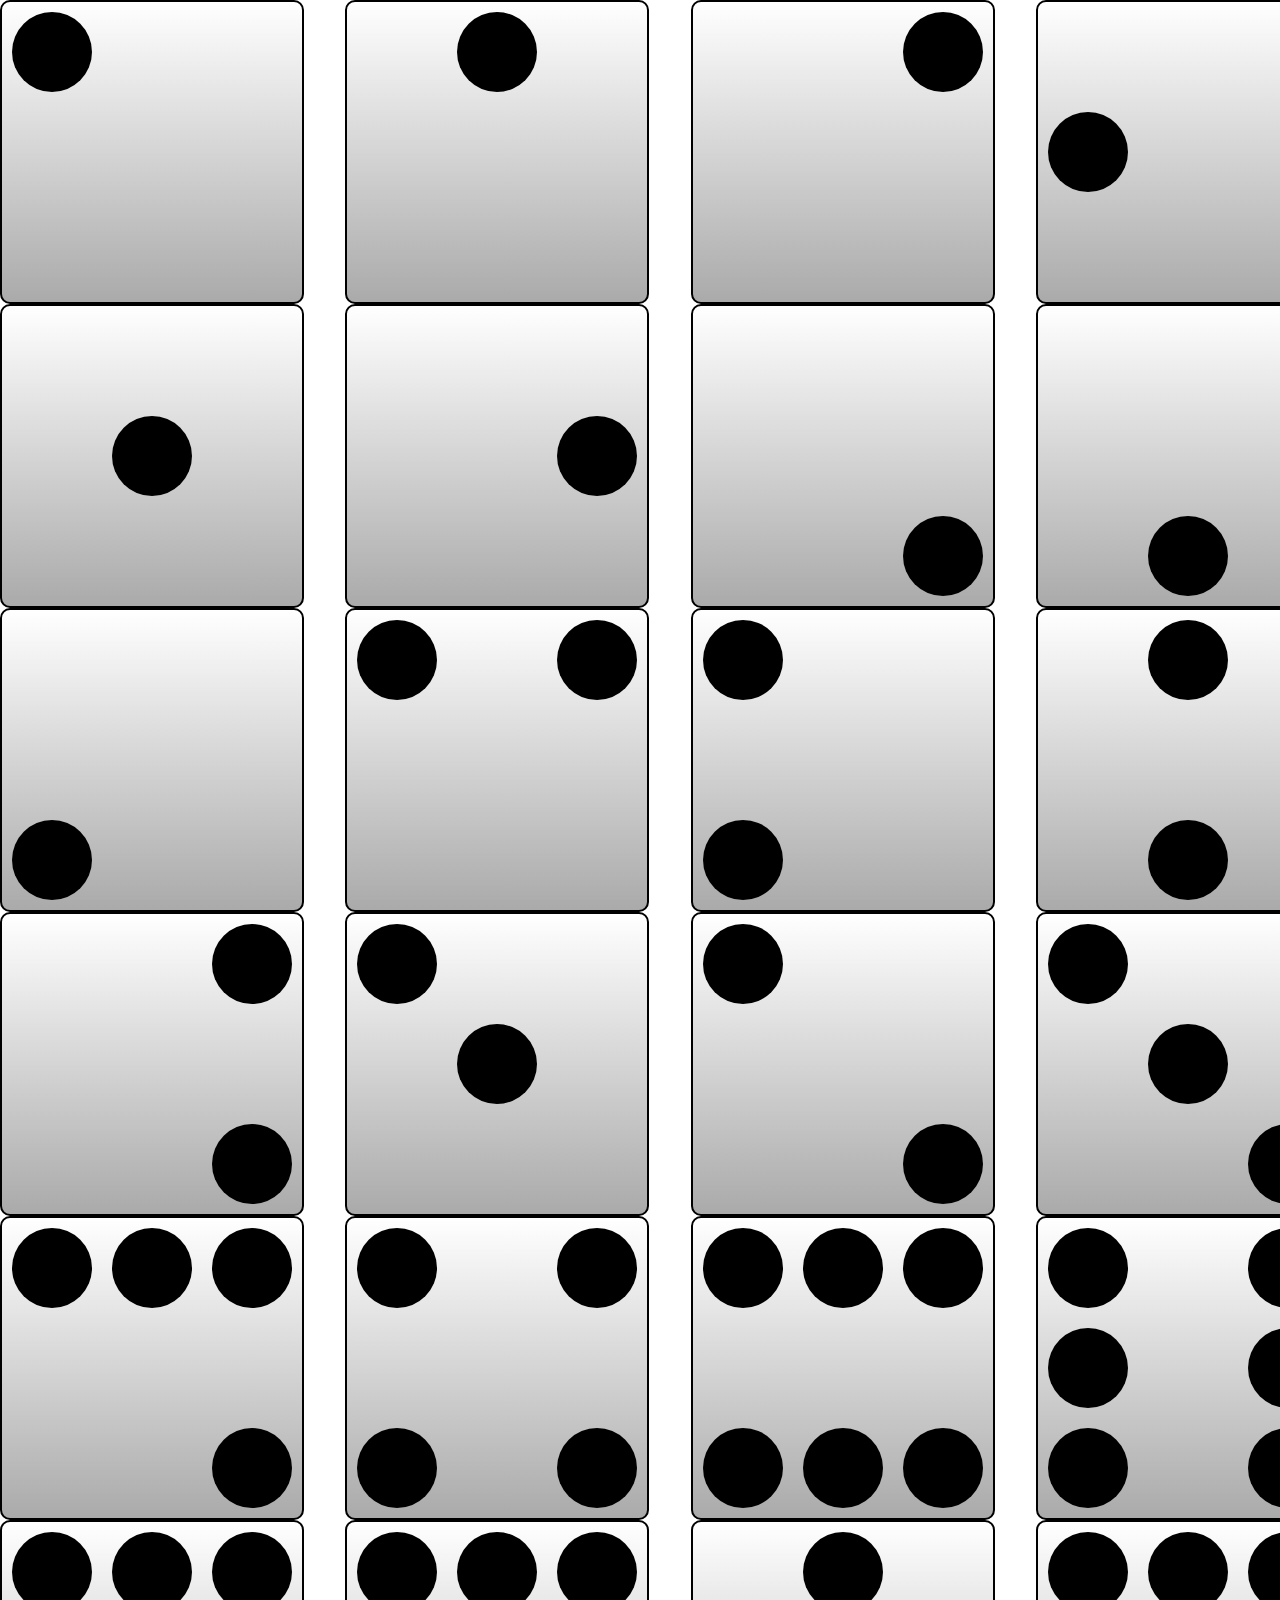
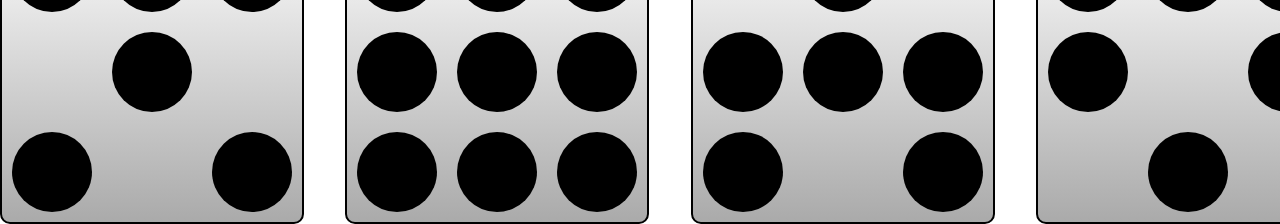
<file: index.html>
<!doctype html>
<html lang="en">
<head>
    <meta charset="UTF-8">
    <meta name="viewport"
          content="width=device-width, user-scalable=no, initial-scale=1.0, maximum-scale=1.0, minimum-scale=1.0">
    <meta http-equiv="X-UA-Compatible" content="ie=edge">
    <link rel="stylesheet" href="index.css">
    <title>Document</title>
</head>
<body>
<div class="bigtouzi">
    <div class="touzi1">
        <div class="touzi"></div>
    </div>
    <div class="touzi2">
        <div class="touzi"></div>
    </div>
    <div class="touzi3">
        <div class="touzi"></div>
    </div>
    <div class="touzi4">
        <div class="touzi"></div>
    </div>
    <div class="touzi5">
        <div class="touzi"></div>
    </div>
    <div class="touzi6">
        <div class="touzi"></div>
    </div>
    <div class="touzi7">
        <div class="touzi"></div>
    </div>
    <div class="touzi8">
        <div class="touzi"></div>
    </div>
    <div class="touzi9">
        <div class="touzi"></div>
    </div>
    <div class="touzi10">
        <div class="touzi"></div>
        <div class="touzi"></div>
    </div>
    <div class="touzi11">
        <div class="touzi"></div>
        <div class="touzi"></div>
    </div>
    <div class="touzi12">
        <div class="touzi"></div>
        <div class="touzi"></div>
    </div>
    <div class="touzi13">
        <div class="touzi"></div>
        <div class="touzi"></div>
    </div>
    <ul class="touzi14">
        <li class="touzi"></li>
        <li class="touzi"></li>
    </ul>
    <ul class="touzi15">
        <li class="touzi"></li>
        <li class="touzi"></li>
    </ul>
    <ul class="touzi16">
        <li class="touzi"></li>
        <li class="touzi"></li>
        <li class="touzi"></li>
    </ul>
    <ul class="touzi17">
        <li class="touzi"></li>
        <li class="touzi"></li>
        <li class="touzi"></li>
        <li class="touzi"></li>
    </ul>
    <div class="touzi18">
        <div class="column">
            <div class="touzi"></div>
            <div class="touzi"></div>
        </div>
        <div class="column">
            <div class="touzi"></div>
            <div class="touzi"></div>
        </div>
    </div>
    <ul class="touzi19">
        <li class="touzi"></li>
        <li class="touzi"></li>
        <li class="touzi"></li>
        <li class="touzi"></li>
        <li class="touzi"></li>
        <li class="touzi"></li>
    </ul>
    <ul class="touzi20">
        <li class="touzi"></li>
        <li class="touzi"></li>
        <li class="touzi"></li>
        <li class="touzi"></li>
        <li class="touzi"></li>
        <li class="touzi"></li>
    </ul>
    <div class="touzi21">
        <div class="row">
            <div class="touzi"></div>
            <div class="touzi"></div>
            <div class="touzi"></div>
        </div>
        <div class="row">
            <div class="touzi"></div>
        </div>
        <div class="row">
            <div class="touzi"></div>
            <div class="touzi"></div>
        </div>
    </div>
    <ul class="touzi22">
        <li class="touzi"></li>
        <li class="touzi"></li>
        <li class="touzi"></li>
        <li class="touzi"></li>
        <li class="touzi"></li>
        <li class="touzi"></li>
        <li class="touzi"></li>
        <li class="touzi"></li>
        <li class="touzi"></li>
    </ul>
    <div class="touzi23">
        <div class="row">
            <div class="touzi"></div>
        </div>
        <div class="row">
            <div class="touzi"></div>
            <div class="touzi"></div>
            <div class="touzi"></div>
        </div>
        <div class="row">
            <div class="touzi"></div>
            <div class="touzi"></div>
        </div>
    </div>
    <div class="touzi24">
        <div class="row">
            <div class="touzi"></div>
            <div class="touzi"></div>
            <div class="touzi"></div>
        </div>
        <div class="row">
            <div class="touzi"></div>
            <div class="touzi"></div>
        </div>
        <div class="row">
            <div class="touzi"></div>
        </div>
    </div>
</div>
</body>
</html>
</file>
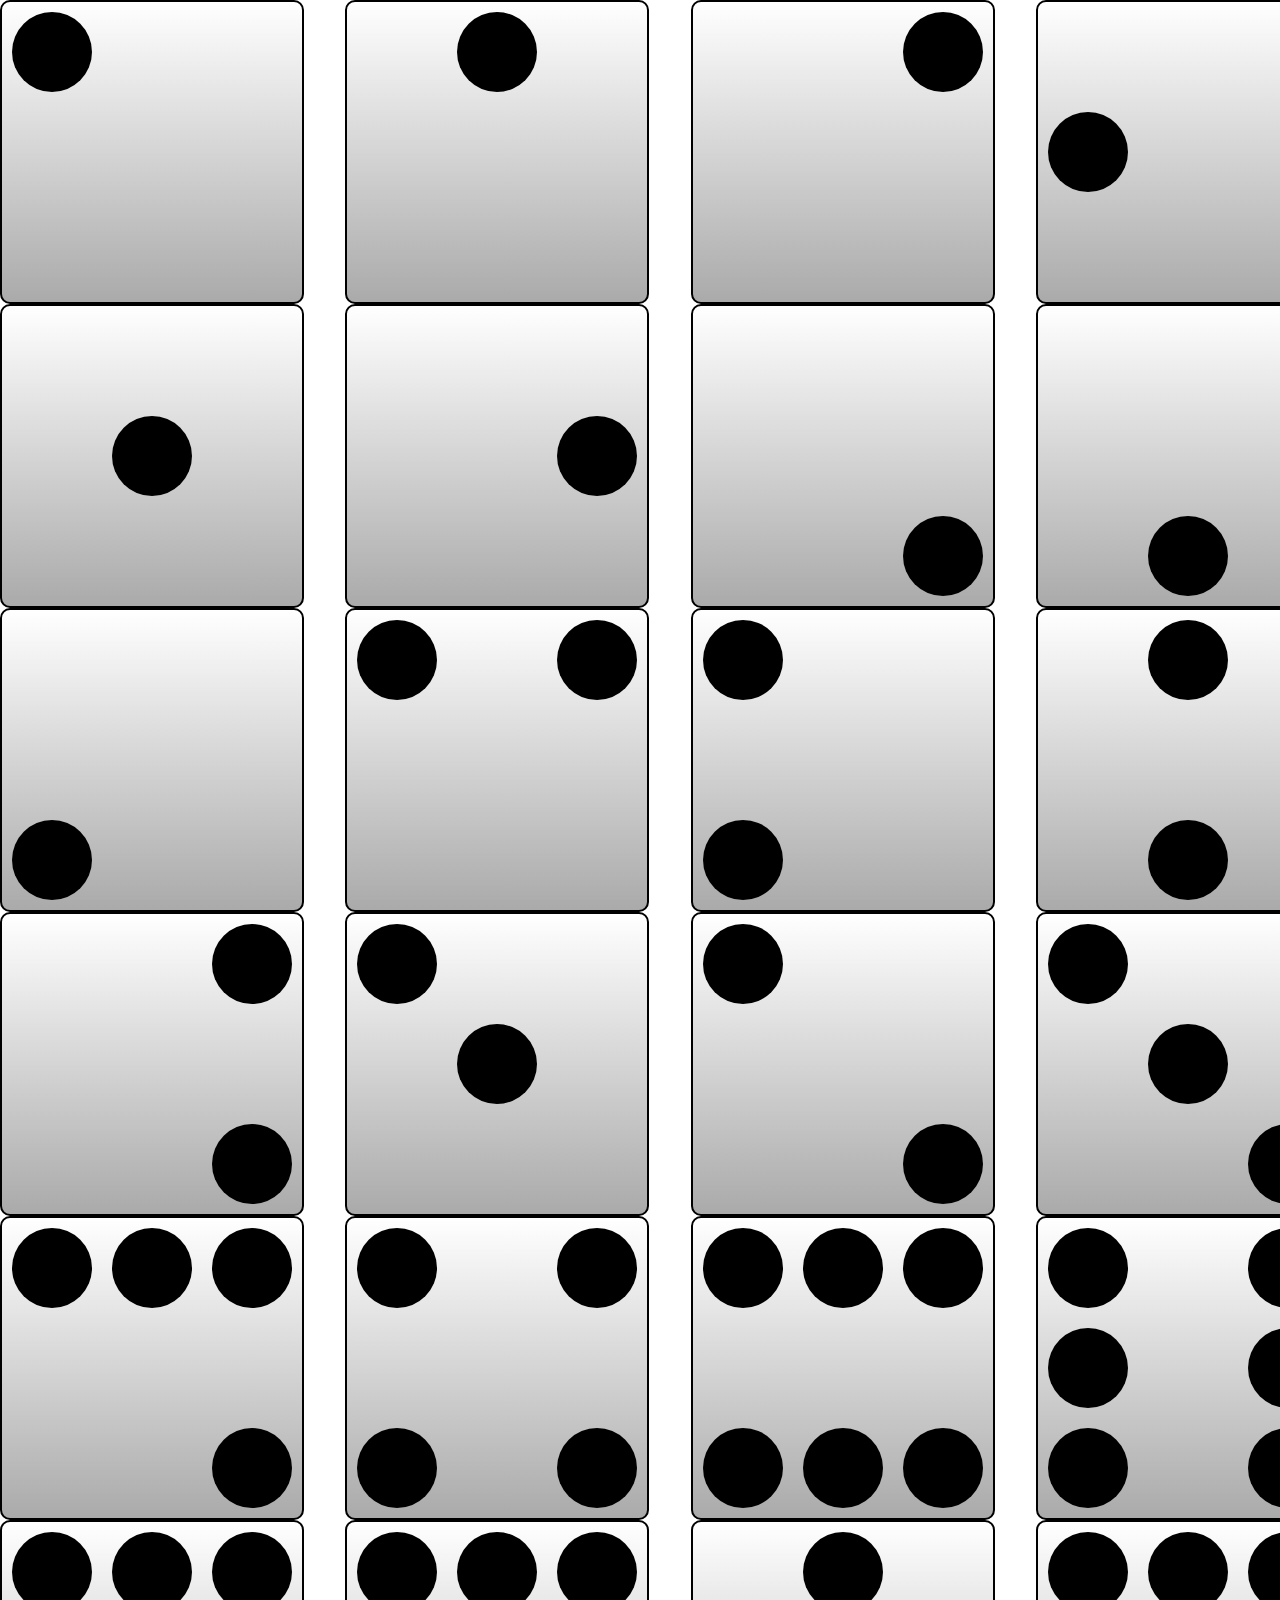
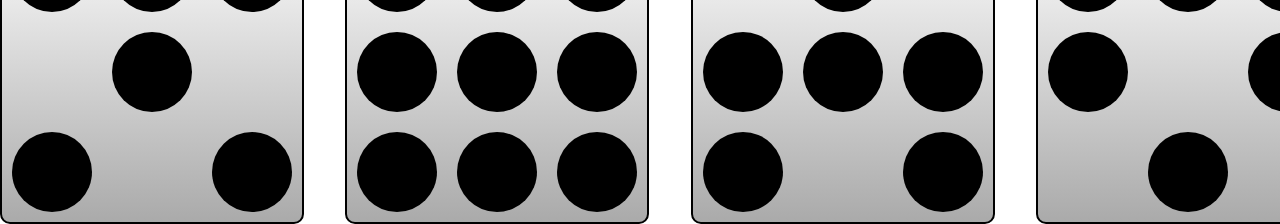
<file: touzi.html>
<!doctype html>
<html lang="en">
<head>
    <meta charset="UTF-8">
    <meta name="viewport"
          content="width=device-width, user-scalable=no, initial-scale=1.0, maximum-scale=1.0, minimum-scale=1.0">
    <meta http-equiv="X-UA-Compatible" content="ie=edge">
    <link rel="stylesheet" href="touzi.css">
    <title>Document</title>
</head>
<body>
<div class="bigtouzi">
    <div class="touzi1">
        <div class="touzi"></div>
    </div>
    <div class="touzi2">
        <div class="touzi"></div>
    </div>
    <div class="touzi3">
        <div class="touzi"></div>
    </div>
    <div class="touzi4">
        <div class="touzi"></div>
    </div>
    <div class="touzi5">
        <div class="touzi"></div>
    </div>
    <div class="touzi6">
        <div class="touzi"></div>
    </div>
    <div class="touzi7">
        <div class="touzi"></div>
    </div>
    <div class="touzi8">
        <div class="touzi"></div>
    </div>
    <div class="touzi9">
        <div class="touzi"></div>
    </div>
    <div class="touzi10">
        <div class="touzi"></div>
        <div class="touzi"></div>
    </div>
    <div class="touzi11">
        <div class="touzi"></div>
        <div class="touzi"></div>
    </div>
    <div class="touzi12">
        <div class="touzi"></div>
        <div class="touzi"></div>
    </div>
    <div class="touzi13">
        <div class="touzi"></div>
        <div class="touzi"></div>
    </div>
    <ul class="touzi14">
        <li class="touzi"></li>
        <li class="touzi"></li>
    </ul>
    <ul class="touzi15">
        <li class="touzi"></li>
        <li class="touzi"></li>
    </ul>
    <ul class="touzi16">
        <li class="touzi"></li>
        <li class="touzi"></li>
        <li class="touzi"></li>
    </ul>
    <ul class="touzi17">
        <li class="touzi"></li>
        <li class="touzi"></li>
        <li class="touzi"></li>
        <li class="touzi"></li>
    </ul>
    <div class="touzi18">
        <div class="column">
            <div class="touzi"></div>
            <div class="touzi"></div>
        </div>
        <div class="column">
            <div class="touzi"></div>
            <div class="touzi"></div>
        </div>
    </div>
    <ul class="touzi19">
        <li class="touzi"></li>
        <li class="touzi"></li>
        <li class="touzi"></li>
        <li class="touzi"></li>
        <li class="touzi"></li>
        <li class="touzi"></li>
    </ul>
    <ul class="touzi20">
        <li class="touzi"></li>
        <li class="touzi"></li>
        <li class="touzi"></li>
        <li class="touzi"></li>
        <li class="touzi"></li>
        <li class="touzi"></li>
    </ul>
    <div class="touzi21">
        <div class="row">
            <div class="touzi"></div>
            <div class="touzi"></div>
            <div class="touzi"></div>
        </div>
        <div class="row">
            <div class="touzi"></div>
        </div>
        <div class="row">
            <div class="touzi"></div>
            <div class="touzi"></div>
        </div>
    </div>
    <ul class="touzi22">
        <li class="touzi"></li>
        <li class="touzi"></li>
        <li class="touzi"></li>
        <li class="touzi"></li>
        <li class="touzi"></li>
        <li class="touzi"></li>
        <li class="touzi"></li>
        <li class="touzi"></li>
        <li class="touzi"></li>
    </ul>
    <div class="touzi23">
        <div class="row">
            <div class="touzi"></div>
        </div>
        <div class="row">
            <div class="touzi"></div>
            <div class="touzi"></div>
            <div class="touzi"></div>
        </div>
        <div class="row">
            <div class="touzi"></div>
            <div class="touzi"></div>
        </div>
    </div>
    <div class="touzi24">
        <div class="row">
            <div class="touzi"></div>
            <div class="touzi"></div>
            <div class="touzi"></div>
        </div>
        <div class="row">
            <div class="touzi"></div>
            <div class="touzi"></div>
        </div>
        <div class="row">
            <div class="touzi"></div>
        </div>
    </div>
</div>
</body>
</html>
</file>
<file: index.css>
*{
    margin: 0;
    padding: 0;
    list-style: none;
}
.bigtouzi{
    width: 1340px;
    position: absolute;
    position: absolute;
    left: 0;
    right: 0;
    margin-right: auto;
    margin-left: auto;
    display: flex;
    flex-wrap: wrap;
    justify-content: space-between;
}
.touzi{
    width: 80px;
    height: 80px;
    background: black;
    border-radius: 50%;
    margin:10px;
}
.touzi1{
    width:300px;
    height: 300px;
    background-image: -webkit-repeating-linear-gradient(top,#fff,#aaa);
    border: 2px solid #000;
    border-radius: 10px;
    display: flex;
}
.touzi2{
    width:300px;
    height: 300px;
    background-image: -webkit-repeating-linear-gradient(top,#fff,#aaa);
    border: 2px solid #000;
    border-radius: 10px;
    display: flex;
    justify-content: center;
}
.touzi3{
    width:300px;
    height: 300px;
    background-image: -webkit-repeating-linear-gradient(top,#fff,#aaa);
    border: 2px solid #000;
    border-radius: 10px;
    display: flex;
    justify-content: flex-end;
}
.touzi4{
    width:300px;
    height: 300px;
    background-image: -webkit-repeating-linear-gradient(top,#fff,#aaa);
    border: 2px solid #000;
    border-radius: 10px;
    display: flex;
    align-items: center;
}
.touzi5{
    width:300px;
    height: 300px;
    background-image: -webkit-repeating-linear-gradient(top,#fff,#aaa);
    border: 2px solid #000;
    border-radius: 10px;
    display: flex;
    justify-content: center;
    align-items: center;
}
.touzi6{
    width:300px;
    height: 300px;
    background-image: -webkit-repeating-linear-gradient(top,#fff,#aaa);
    border: 2px solid #000;
    border-radius: 10px;
    display: flex;
    justify-content: flex-end;
    align-items: center;
}
.touzi7{
    width:300px;
    height: 300px;
    background-image: -webkit-repeating-linear-gradient(top,#fff,#aaa);
    border: 2px solid #000;
    border-radius: 10px;
    display: flex;
    justify-content: flex-end;
    align-items: flex-end;
}
.touzi8{
    width:300px;
    height: 300px;
    background-image: -webkit-repeating-linear-gradient(top,#fff,#aaa);
    border: 2px solid #000;
    border-radius: 10px;
    display: flex;
    justify-content: center;
    align-items: flex-end;
}
.touzi9{
    width:300px;
    height: 300px;
    background-image: -webkit-repeating-linear-gradient(top,#fff,#aaa);
    border: 2px solid #000;
    border-radius: 10px;
    display: flex;
    align-items: flex-end;
}
.touzi10{
    width:300px;
    height: 300px;
    background-image: -webkit-repeating-linear-gradient(top,#fff,#aaa);
    border: 2px solid #000;
    border-radius: 10px;
    display: flex;
    justify-content: space-between;
}
.touzi11{
    width:300px;
    height: 300px;
    background-image: -webkit-repeating-linear-gradient(top,#fff,#aaa);
    border: 2px solid #000;
    border-radius: 10px;
    display: flex;
    flex-direction: column;
    justify-content: space-between;
}
.touzi12{
    width:300px;
    height: 300px;
    background-image: -webkit-repeating-linear-gradient(top,#fff,#aaa);
    border: 2px solid #000;
    border-radius: 10px;
    display: flex;
    flex-direction: column;
    justify-content: space-between;
    align-items: center;
}
.touzi13{
    width:300px;
    height: 300px;
    background-image: -webkit-repeating-linear-gradient(top,#fff,#aaa);
    border: 2px solid #000;
    border-radius: 10px;
    display: flex;
    flex-direction: column;
    justify-content: space-between;
    align-items: flex-end;
}
.touzi14{
    width:300px;
    height: 300px;
    background-image: -webkit-repeating-linear-gradient(top,#fff,#aaa);
    border: 2px solid #000;
    border-radius: 10px;
    display: flex;
}
.touzi14 li:nth-child(2){
    align-self: center;
}
.touzi15{
    width:300px;
    height: 300px;
    background-image: -webkit-repeating-linear-gradient(top,#fff,#aaa);
    border: 2px solid #000;
    border-radius: 10px;
    display: flex;
    justify-content: space-between;
}
.touzi15 li:nth-child(2){
    align-self: flex-end;
}
.touzi16{
    width:300px;
    height: 300px;
    background-image: -webkit-repeating-linear-gradient(top,#fff,#aaa);
    border: 2px solid #000;
    border-radius: 10px;
    display: flex;
}
.touzi16 li:nth-child(2){
    align-self: center;
}
.touzi16 li:nth-child(3){
    align-self: flex-end;
}
.touzi17{
    width:300px;
    height: 300px;
    background-image: -webkit-repeating-linear-gradient(top,#fff,#aaa);
    border: 2px solid #000;
    border-radius: 10px;
    display: flex;
    flex-wrap: wrap;
    justify-content: flex-end;
    align-content:space-between;
}
.touzi18 {
    width: 300px;
    height: 300px;
    background-image: -webkit-repeating-linear-gradient(top, #fff, #aaa);
    border: 2px solid #000;
    border-radius: 10px;
    display: flex;
    flex-wrap: wrap;
    align-content: space-between;
}
.column{
    display: flex;
    flex-basis: 100%;
    justify-content: space-between;
}
.touzi19{
    width: 300px;
    height: 300px;
    background-image: -webkit-repeating-linear-gradient(top, #fff, #aaa);
    border: 2px solid #000;
    border-radius: 10px;
    display: flex;
    flex-wrap: wrap;
    align-content: space-between;
}
.touzi20{
    width: 300px;
    height: 300px;
    background-image: -webkit-repeating-linear-gradient(top, #fff, #aaa);
    border: 2px solid #000;
    border-radius: 10px;
    display: flex;
    flex-direction: column;
    flex-wrap: wrap;
    align-content: space-between;
}
.touzi21{
    width: 300px;
    height: 300px;
    background-image: -webkit-repeating-linear-gradient(top, #fff, #aaa);
    border: 2px solid #000;
    border-radius: 10px;
    display: flex;
    flex-wrap: wrap;
}
.row{
    display: flex;
    flex-basis: 100%;
}
.row:nth-child(2){
    justify-content: center;
}
.row:nth-child(3){
    justify-content: space-between;
}
.touzi22{
    width: 300px;
    height: 300px;
    background-image: -webkit-repeating-linear-gradient(top, #fff, #aaa);
    border: 2px solid #000;
    border-radius: 10px;
    display: flex;
    flex-wrap: wrap;
}
.touzi23{
    width: 300px;
    height: 300px;
    background-image: -webkit-repeating-linear-gradient(top, #fff, #aaa);
    border: 2px solid #000;
    border-radius: 10px;
    display: flex;
    flex-wrap: wrap;
}
.touzi23 .row{
    display: flex;
    flex-basis: 100%;
}
.touzi23 .row:nth-child(1){
    justify-content: center;
}
.touzi23 .row:nth-child(3){
    justify-content: space-between;
}
.touzi24{
    width: 300px;
    height: 300px;
    background-image: -webkit-repeating-linear-gradient(top, #fff, #aaa);
    border: 2px solid #000;
    border-radius: 10px;
    display: flex;
    flex-wrap: wrap;
}
.touzi24 .row{
    display: flex;
    flex-basis: 100%;
}
.touzi24 .row:nth-child(2){
    justify-content: space-between;
}
.touzi24 .row:nth-child(3){
    justify-content: center;
}
</file>
<file: touzi.css>
*{
    margin: 0;
    padding: 0;
    list-style: none;
}
.bigtouzi{
    width: 1340px;
    position: absolute;
    position: absolute;
    left: 0;
    right: 0;
    margin-right: auto;
    margin-left: auto;
    display: flex;
    flex-wrap: wrap;
    justify-content: space-between;
}
.touzi{
    width: 80px;
    height: 80px;
    background: black;
    border-radius: 50%;
    margin:10px;
}
.touzi1{
    width:300px;
    height: 300px;
    background-image: -webkit-repeating-linear-gradient(top,#fff,#aaa);
    border: 2px solid #000;
    border-radius: 10px;
    display: flex;
}
.touzi2{
    width:300px;
    height: 300px;
    background-image: -webkit-repeating-linear-gradient(top,#fff,#aaa);
    border: 2px solid #000;
    border-radius: 10px;
    display: flex;
    justify-content: center;
}
.touzi3{
    width:300px;
    height: 300px;
    background-image: -webkit-repeating-linear-gradient(top,#fff,#aaa);
    border: 2px solid #000;
    border-radius: 10px;
    display: flex;
    justify-content: flex-end;
}
.touzi4{
    width:300px;
    height: 300px;
    background-image: -webkit-repeating-linear-gradient(top,#fff,#aaa);
    border: 2px solid #000;
    border-radius: 10px;
    display: flex;
    align-items: center;
}
.touzi5{
    width:300px;
    height: 300px;
    background-image: -webkit-repeating-linear-gradient(top,#fff,#aaa);
    border: 2px solid #000;
    border-radius: 10px;
    display: flex;
    justify-content: center;
    align-items: center;
}
.touzi6{
    width:300px;
    height: 300px;
    background-image: -webkit-repeating-linear-gradient(top,#fff,#aaa);
    border: 2px solid #000;
    border-radius: 10px;
    display: flex;
    justify-content: flex-end;
    align-items: center;
}
.touzi7{
    width:300px;
    height: 300px;
    background-image: -webkit-repeating-linear-gradient(top,#fff,#aaa);
    border: 2px solid #000;
    border-radius: 10px;
    display: flex;
    justify-content: flex-end;
    align-items: flex-end;
}
.touzi8{
    width:300px;
    height: 300px;
    background-image: -webkit-repeating-linear-gradient(top,#fff,#aaa);
    border: 2px solid #000;
    border-radius: 10px;
    display: flex;
    justify-content: center;
    align-items: flex-end;
}
.touzi9{
    width:300px;
    height: 300px;
    background-image: -webkit-repeating-linear-gradient(top,#fff,#aaa);
    border: 2px solid #000;
    border-radius: 10px;
    display: flex;
    align-items: flex-end;
}
.touzi10{
    width:300px;
    height: 300px;
    background-image: -webkit-repeating-linear-gradient(top,#fff,#aaa);
    border: 2px solid #000;
    border-radius: 10px;
    display: flex;
    justify-content: space-between;
}
.touzi11{
    width:300px;
    height: 300px;
    background-image: -webkit-repeating-linear-gradient(top,#fff,#aaa);
    border: 2px solid #000;
    border-radius: 10px;
    display: flex;
    flex-direction: column;
    justify-content: space-between;
}
.touzi12{
    width:300px;
    height: 300px;
    background-image: -webkit-repeating-linear-gradient(top,#fff,#aaa);
    border: 2px solid #000;
    border-radius: 10px;
    display: flex;
    flex-direction: column;
    justify-content: space-between;
    align-items: center;
}
.touzi13{
    width:300px;
    height: 300px;
    background-image: -webkit-repeating-linear-gradient(top,#fff,#aaa);
    border: 2px solid #000;
    border-radius: 10px;
    display: flex;
    flex-direction: column;
    justify-content: space-between;
    align-items: flex-end;
}
.touzi14{
    width:300px;
    height: 300px;
    background-image: -webkit-repeating-linear-gradient(top,#fff,#aaa);
    border: 2px solid #000;
    border-radius: 10px;
    display: flex;
}
.touzi14 li:nth-child(2){
    align-self: center;
}
.touzi15{
    width:300px;
    height: 300px;
    background-image: -webkit-repeating-linear-gradient(top,#fff,#aaa);
    border: 2px solid #000;
    border-radius: 10px;
    display: flex;
    justify-content: space-between;
}
.touzi15 li:nth-child(2){
    align-self: flex-end;
}
.touzi16{
    width:300px;
    height: 300px;
    background-image: -webkit-repeating-linear-gradient(top,#fff,#aaa);
    border: 2px solid #000;
    border-radius: 10px;
    display: flex;
}
.touzi16 li:nth-child(2){
    align-self: center;
}
.touzi16 li:nth-child(3){
    align-self: flex-end;
}
.touzi17{
    width:300px;
    height: 300px;
    background-image: -webkit-repeating-linear-gradient(top,#fff,#aaa);
    border: 2px solid #000;
    border-radius: 10px;
    display: flex;
    flex-wrap: wrap;
    justify-content: flex-end;
    align-content:space-between;
}
.touzi18 {
    width: 300px;
    height: 300px;
    background-image: -webkit-repeating-linear-gradient(top, #fff, #aaa);
    border: 2px solid #000;
    border-radius: 10px;
    display: flex;
    flex-wrap: wrap;
    align-content: space-between;
}
.column{
    display: flex;
    flex-basis: 100%;
    justify-content: space-between;
}
.touzi19{
    width: 300px;
    height: 300px;
    background-image: -webkit-repeating-linear-gradient(top, #fff, #aaa);
    border: 2px solid #000;
    border-radius: 10px;
    display: flex;
    flex-wrap: wrap;
    align-content: space-between;
}
.touzi20{
    width: 300px;
    height: 300px;
    background-image: -webkit-repeating-linear-gradient(top, #fff, #aaa);
    border: 2px solid #000;
    border-radius: 10px;
    display: flex;
    flex-direction: column;
    flex-wrap: wrap;
    align-content: space-between;
}
.touzi21{
    width: 300px;
    height: 300px;
    background-image: -webkit-repeating-linear-gradient(top, #fff, #aaa);
    border: 2px solid #000;
    border-radius: 10px;
    display: flex;
    flex-wrap: wrap;
}
.row{
    display: flex;
    flex-basis: 100%;
}
.row:nth-child(2){
    justify-content: center;
}
.row:nth-child(3){
    justify-content: space-between;
}
.touzi22{
    width: 300px;
    height: 300px;
    background-image: -webkit-repeating-linear-gradient(top, #fff, #aaa);
    border: 2px solid #000;
    border-radius: 10px;
    display: flex;
    flex-wrap: wrap;
}
.touzi23{
    width: 300px;
    height: 300px;
    background-image: -webkit-repeating-linear-gradient(top, #fff, #aaa);
    border: 2px solid #000;
    border-radius: 10px;
    display: flex;
    flex-wrap: wrap;
}
.touzi23 .row{
    display: flex;
    flex-basis: 100%;
}
.touzi23 .row:nth-child(1){
    justify-content: center;
}
.touzi23 .row:nth-child(3){
    justify-content: space-between;
}
.touzi24{
    width: 300px;
    height: 300px;
    background-image: -webkit-repeating-linear-gradient(top, #fff, #aaa);
    border: 2px solid #000;
    border-radius: 10px;
    display: flex;
    flex-wrap: wrap;
}
.touzi24 .row{
    display: flex;
    flex-basis: 100%;
}
.touzi24 .row:nth-child(2){
    justify-content: space-between;
}
.touzi24 .row:nth-child(3){
    justify-content: center;
}
</file>
